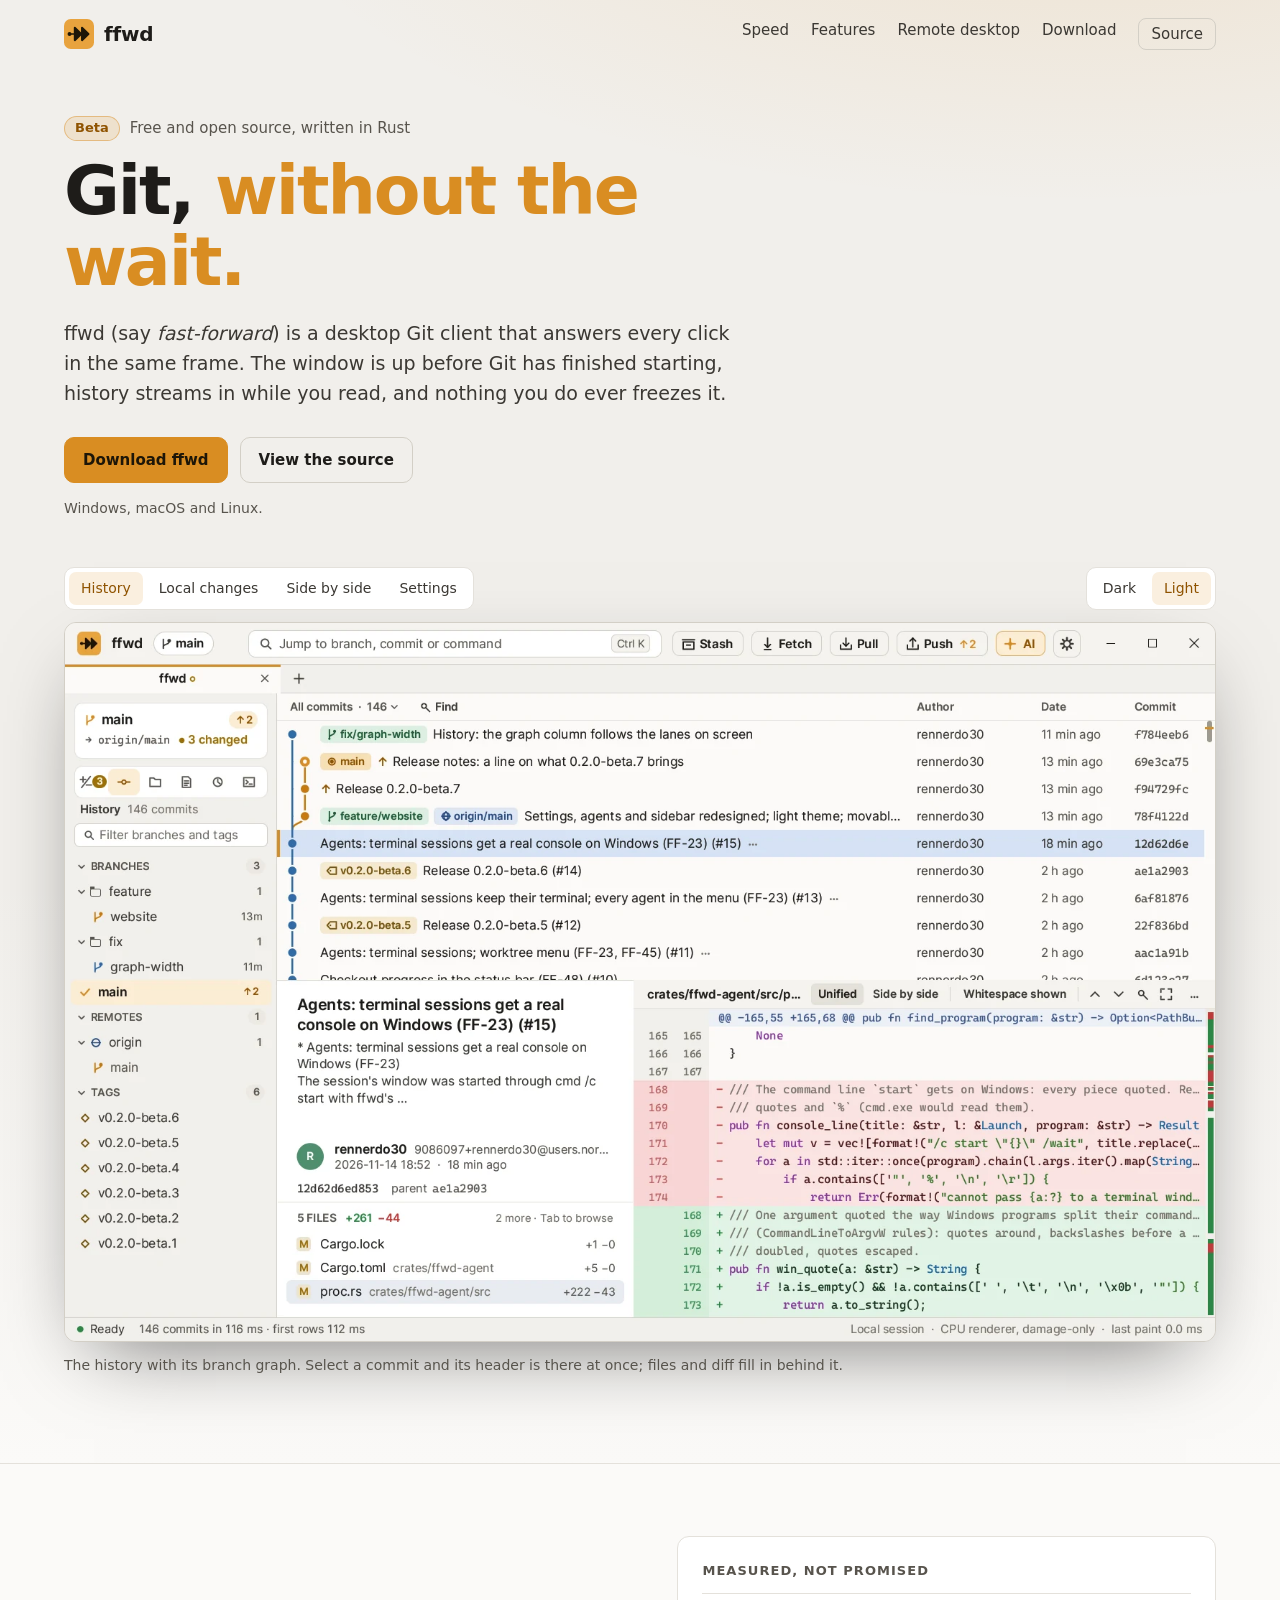
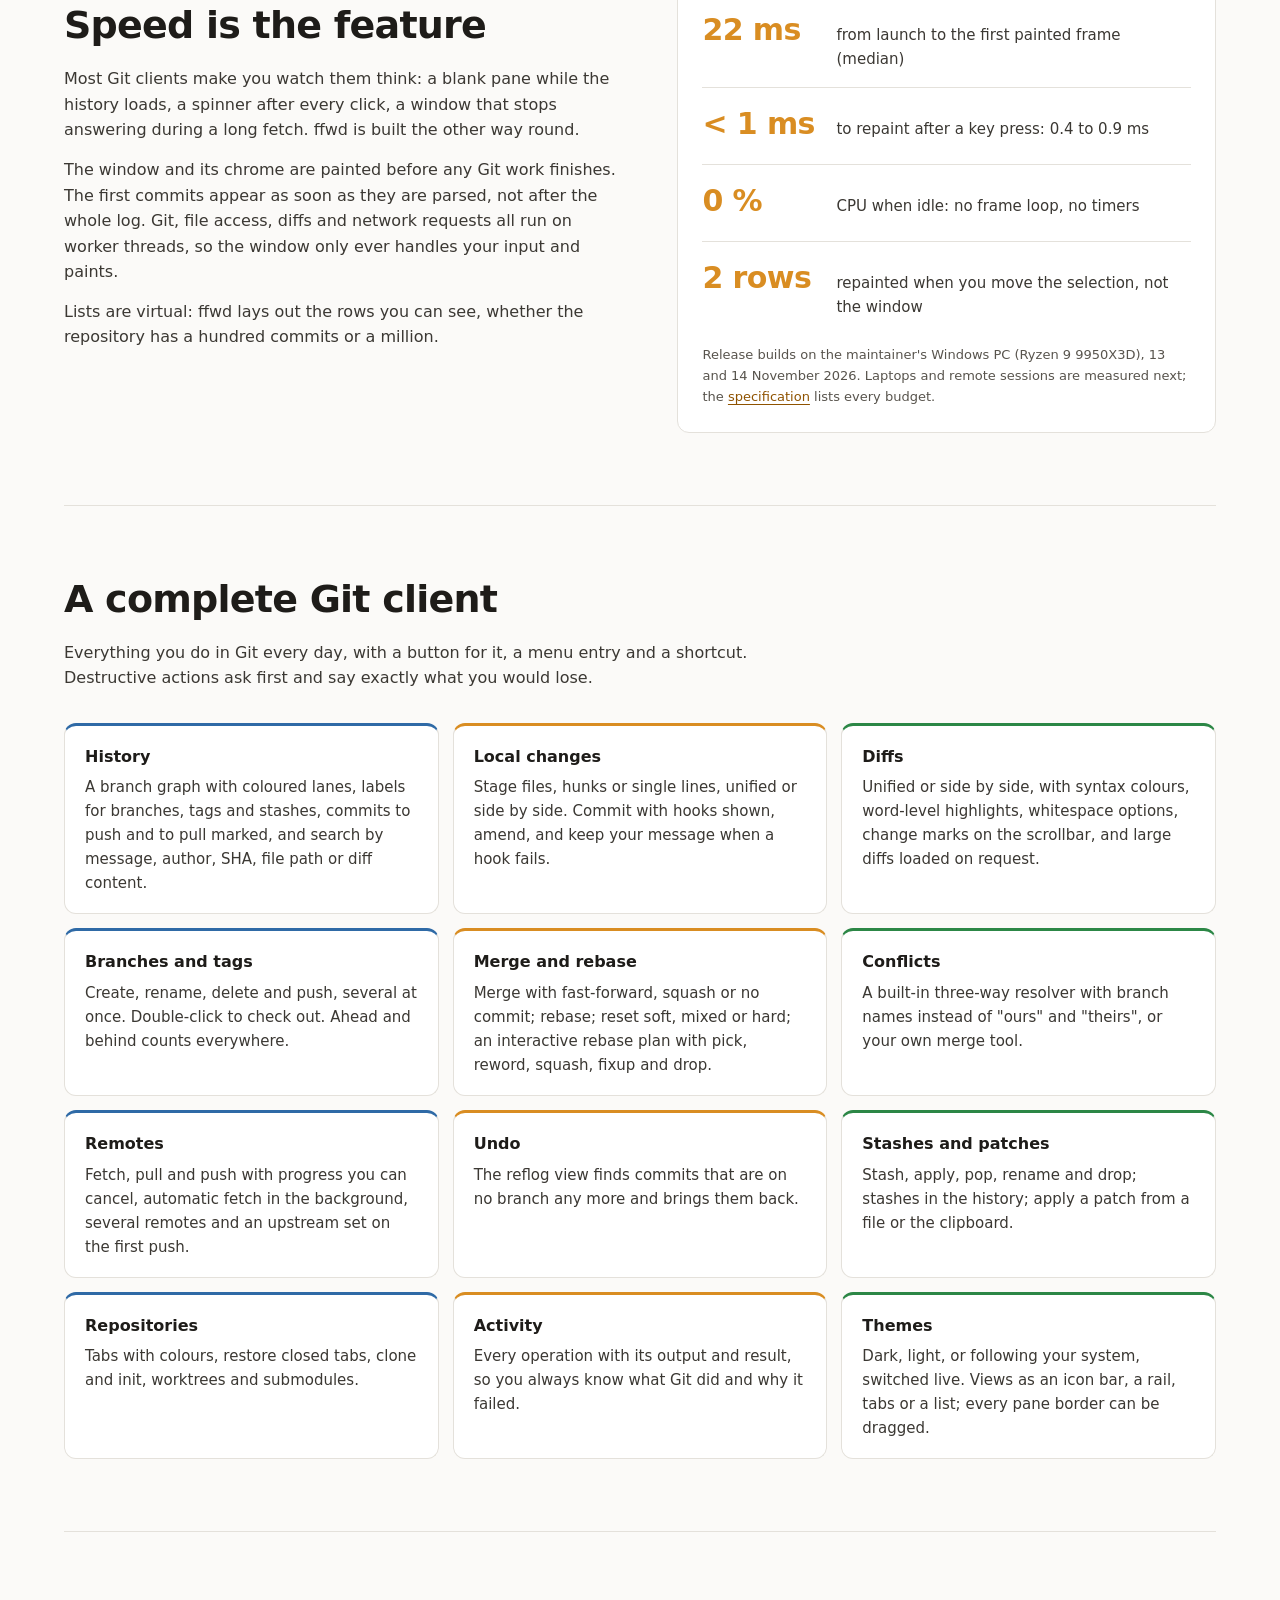
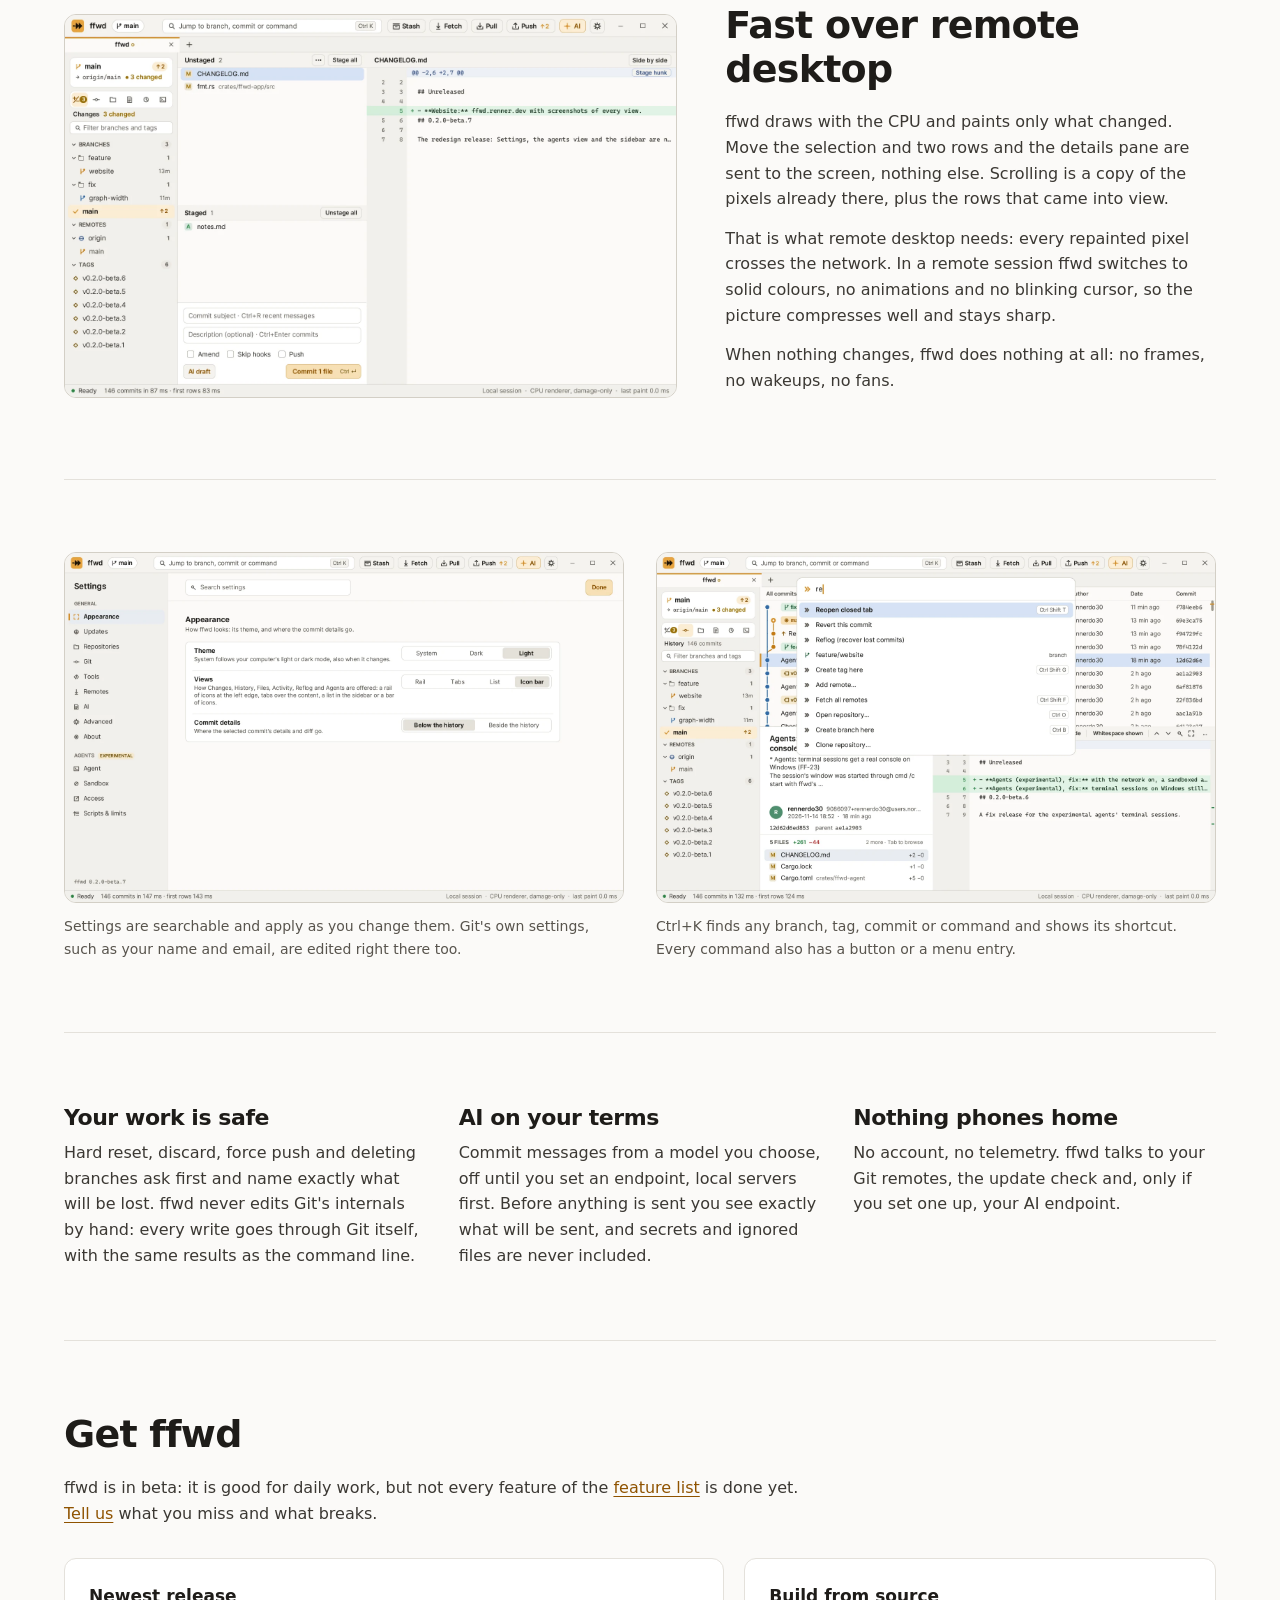
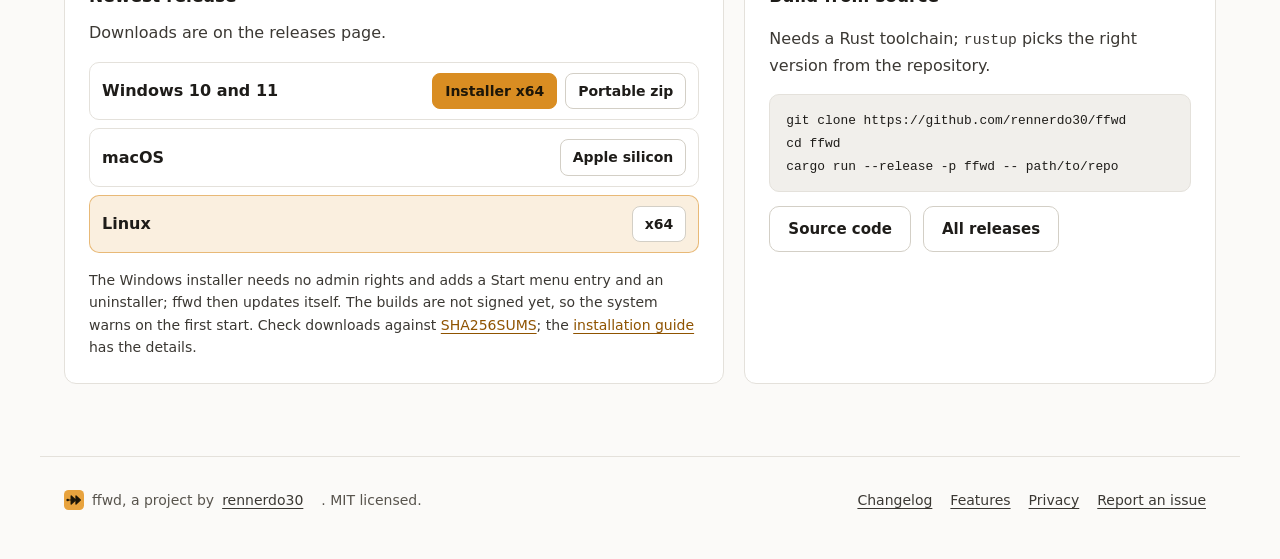
<file: website/index.html>
<!doctype html>
<html lang="en">
<head>
  <meta charset="utf-8">
  <meta name="viewport" content="width=device-width, initial-scale=1">
  <title>ffwd: a Git client that never makes you wait</title>
  <meta name="description" content="ffwd (say fast-forward) is a free, open-source desktop Git client written in Rust. Every click answers in the same frame, history streams in while you read, and it stays fast over remote desktop. Windows, macOS and Linux.">
  <meta name="color-scheme" content="dark light">
  <meta name="theme-color" content="#141518" media="(prefers-color-scheme: dark)">
  <meta name="theme-color" content="#f1efeb" media="(prefers-color-scheme: light)">
  <meta http-equiv="Content-Security-Policy" content="default-src 'self'; img-src 'self'; style-src 'self'; script-src 'self'; connect-src https://api.github.com; base-uri 'none'; form-action 'none'">
  <link rel="canonical" href="https://ffwd.renner.dev/">
  <link rel="icon" href="/favicon.ico" sizes="any">
  <link rel="icon" href="assets/ffwd-icon.svg" type="image/svg+xml">
  <link rel="manifest" href="site.webmanifest">
  <meta property="og:title" content="ffwd">
  <meta property="og:description" content="A desktop Git client that never makes you wait. Free and open source, written in Rust.">
  <meta property="og:type" content="website">
  <meta property="og:url" content="https://ffwd.renner.dev/">
  <meta property="og:image" content="https://ffwd.renner.dev/assets/og.png">
  <meta name="twitter:card" content="summary_large_image">
  <link rel="stylesheet" href="style.css">
  <script src="site.js" defer></script>
  <script src="releases.js" defer></script>
</head>
<body>
  <a class="skip" href="#main">Skip to content</a>

  <div class="stage">
    <header class="top">
      <a class="brand" href="#top" aria-label="ffwd home">
        <img src="assets/ffwd-icon.svg" width="30" height="30" alt="">
        <span>ffwd</span>
      </a>
      <nav aria-label="Sections">
        <a href="#speed">Speed</a>
        <a href="#features">Features</a>
        <a href="#remote">Remote desktop</a>
        <a href="#download">Download</a>
        <a class="nav-src" href="https://github.com/rennerdo30/ffwd">Source</a>
      </nav>
    </header>

    <section class="hero" id="top" aria-labelledby="hero-title">
      <div class="hero-copy">
        <p class="kicker"><span class="pill">Beta</span> Free and open source, written in Rust</p>
        <h1 id="hero-title">Git, <em>without the wait.</em></h1>
        <p class="lede">ffwd (say <i>fast-forward</i>) is a desktop Git client that answers every click in the same frame. The window is up before Git has finished starting, history streams in while you read, and nothing you do ever freezes it.</p>
        <div class="cta">
          <a class="btn btn-primary" href="#download" data-release="latest" data-field="hero-label">Download ffwd</a>
          <a class="btn btn-ghost" href="https://github.com/rennerdo30/ffwd">View the source</a>
        </div>
        <p class="platforms">Windows, macOS and Linux.</p>
      </div>

      <figure class="viewer" aria-labelledby="viewer-caption">
        <div class="viewer-bar">
          <div class="views" role="group" aria-label="Show ffwd's">
            <button type="button" data-view="history" aria-pressed="true">History</button>
            <button type="button" data-view="changes" aria-pressed="false">Local changes</button>
            <button type="button" data-view="diff" aria-pressed="false">Side by side</button>
            <button type="button" data-view="settings" aria-pressed="false">Settings</button>
          </div>
          <div class="themes" role="group" aria-label="ffwd theme">
            <button type="button" data-theme="dark" aria-pressed="false">Dark</button>
            <button type="button" data-theme="light" aria-pressed="false">Light</button>
          </div>
        </div>
        <div class="window">
          <picture>
            <source media="(prefers-color-scheme: light)" srcset="assets/shots/history-light.webp">
            <img data-shot src="assets/shots/history-dark.webp" width="1600" height="1000" alt="ffwd showing a repository's history: the branch graph with coloured lanes, branch and tag labels, the selected commit's details and its diff.">
          </picture>
        </div>
        <figcaption id="viewer-caption">The history with its branch graph. Select a commit and its header is there at once; files and diff fill in behind it.</figcaption>
      </figure>
    </section>
  </div>

  <main id="main">
    <section class="band" id="speed" aria-labelledby="speed-title">
      <div class="split">
        <div class="prose">
          <h2 id="speed-title">Speed is the feature</h2>
          <p>Most Git clients make you watch them think: a blank pane while the history loads, a spinner after every click, a window that stops answering during a long fetch. ffwd is built the other way round.</p>
          <p>The window and its chrome are painted before any Git work finishes. The first commits appear as soon as they are parsed, not after the whole log. Git, file access, diffs and network requests all run on worker threads, so the window only ever handles your input and paints.</p>
          <p>Lists are virtual: ffwd lays out the rows you can see, whether the repository has a hundred commits or a million.</p>
        </div>
        <div class="stats" role="group" aria-labelledby="stats-title">
          <p class="stats-title" id="stats-title">Measured, not promised</p>
          <div class="stat"><b>22 ms</b><span>from launch to the first painted frame (median)</span></div>
          <div class="stat"><b>&lt; 1 ms</b><span>to repaint after a key press: 0.4 to 0.9 ms</span></div>
          <div class="stat"><b>0 %</b><span>CPU when idle: no frame loop, no timers</span></div>
          <div class="stat"><b>2 rows</b><span>repainted when you move the selection, not the window</span></div>
          <p class="stats-foot">Release builds on the maintainer's Windows PC (Ryzen 9 9950X3D), 13 and 14 November 2026. Laptops and remote sessions are measured next; the <a href="https://github.com/rennerdo30/ffwd/blob/main/docs/SPEC.md">specification</a> lists every budget.</p>
        </div>
      </div>
    </section>

    <section class="band" id="features" aria-labelledby="features-title">
      <h2 id="features-title">A complete Git client</h2>
      <p class="intro">Everything you do in Git every day, with a button for it, a menu entry and a shortcut. Destructive actions ask first and say exactly what you would lose.</p>
      <dl class="spec">
        <div><dt>History</dt><dd>A branch graph with coloured lanes, labels for branches, tags and stashes, commits to push and to pull marked, and search by message, author, SHA, file path or diff content.</dd></div>
        <div><dt>Local changes</dt><dd>Stage files, hunks or single lines, unified or side by side. Commit with hooks shown, amend, and keep your message when a hook fails.</dd></div>
        <div><dt>Diffs</dt><dd>Unified or side by side, with syntax colours, word-level highlights, whitespace options, change marks on the scrollbar, and large diffs loaded on request.</dd></div>
        <div><dt>Branches and tags</dt><dd>Create, rename, delete and push, several at once. Double-click to check out. Ahead and behind counts everywhere.</dd></div>
        <div><dt>Merge and rebase</dt><dd>Merge with fast-forward, squash or no commit; rebase; reset soft, mixed or hard; an interactive rebase plan with pick, reword, squash, fixup and drop.</dd></div>
        <div><dt>Conflicts</dt><dd>A built-in three-way resolver with branch names instead of "ours" and "theirs", or your own merge tool.</dd></div>
        <div><dt>Remotes</dt><dd>Fetch, pull and push with progress you can cancel, automatic fetch in the background, several remotes and an upstream set on the first push.</dd></div>
        <div><dt>Undo</dt><dd>The reflog view finds commits that are on no branch any more and brings them back.</dd></div>
        <div><dt>Stashes and patches</dt><dd>Stash, apply, pop, rename and drop; stashes in the history; apply a patch from a file or the clipboard.</dd></div>
        <div><dt>Repositories</dt><dd>Tabs with colours, restore closed tabs, clone and init, worktrees and submodules.</dd></div>
        <div><dt>Activity</dt><dd>Every operation with its output and result, so you always know what Git did and why it failed.</dd></div>
        <div><dt>Themes</dt><dd>Dark, light, or following your system, switched live. Views as an icon bar, a rail, tabs or a list; every pane border can be dragged.</dd></div>
      </dl>
    </section>

    <section class="band" id="remote" aria-labelledby="remote-title">
      <div class="split split-rev">
        <figure class="shot">
          <picture>
            <source media="(prefers-color-scheme: light)" srcset="assets/shots/changes-light.webp">
            <img src="assets/shots/changes-dark.webp" width="1600" height="1000" loading="lazy" alt="Local changes: unstaged and staged files on the left, the selected file's diff on the right, and the commit message box.">
          </picture>
        </figure>
        <div class="prose">
          <h2 id="remote-title">Fast over remote desktop</h2>
          <p>ffwd draws with the CPU and paints only what changed. Move the selection and two rows and the details pane are sent to the screen, nothing else. Scrolling is a copy of the pixels already there, plus the rows that came into view.</p>
          <p>That is what remote desktop needs: every repainted pixel crosses the network. In a remote session ffwd switches to solid colours, no animations and no blinking cursor, so the picture compresses well and stays sharp.</p>
          <p>When nothing changes, ffwd does nothing at all: no frames, no wakeups, no fans.</p>
        </div>
      </div>
    </section>

    <section class="band" id="tour" aria-label="Settings and the command palette">
      <div class="pair">
        <figure class="shot">
          <picture>
            <source media="(prefers-color-scheme: light)" srcset="assets/shots/settings-light.webp">
            <img src="assets/shots/settings-dark.webp" width="1600" height="1000" loading="lazy" alt="The Settings page: sections on the left, the Appearance section with theme, views and layout choices.">
          </picture>
          <figcaption>Settings are searchable and apply as you change them. Git's own settings, such as your name and email, are edited right there too.</figcaption>
        </figure>
        <figure class="shot">
          <picture>
            <source media="(prefers-color-scheme: light)" srcset="assets/shots/palette-light.webp">
            <img src="assets/shots/palette-dark.webp" width="1600" height="1000" loading="lazy" alt="The command palette over the history, listing commands such as Reopen closed tab, Revert this commit and Reflog with their shortcuts.">
          </picture>
          <figcaption>Ctrl+K finds any branch, tag, commit or command and shows its shortcut. Every command also has a button or a menu entry.</figcaption>
        </figure>
      </div>
    </section>

    <section class="band trio" aria-label="Safety, AI and privacy">
      <article>
        <h2>Your work is safe</h2>
        <p>Hard reset, discard, force push and deleting branches ask first and name exactly what will be lost. ffwd never edits Git's internals by hand: every write goes through Git itself, with the same results as the command line.</p>
      </article>
      <article>
        <h2>AI on your terms</h2>
        <p>Commit messages from a model you choose, off until you set an endpoint, local servers first. Before anything is sent you see exactly what will be sent, and secrets and ignored files are never included.</p>
      </article>
      <article>
        <h2>Nothing phones home</h2>
        <p>No account, no telemetry. ffwd talks to your Git remotes, the update check and, only if you set one up, your AI endpoint.</p>
      </article>
    </section>

    <section class="band download" id="download" aria-labelledby="download-title">
      <h2 id="download-title">Get ffwd</h2>
      <p class="intro">ffwd is in beta: it is good for daily work, but not every feature of the <a href="https://github.com/rennerdo30/ffwd/blob/main/docs/FEATURES.md">feature list</a> is done yet. <a href="https://github.com/rennerdo30/ffwd/issues">Tell us</a> what you miss and what breaks.</p>
      <div class="dl-grid">
        <div class="dl">
          <h3>Newest release</h3>
          <p class="dl-version" data-release="latest" data-field="found" hidden>ffwd <strong data-release="latest" data-field="version"></strong><span data-release="latest" data-field="kind"></span>, released <span data-release="latest" data-field="date"></span>.</p>
          <p class="dl-version" data-release="latest" data-field="missing">Downloads are on the releases page.</p>
          <ul class="assets">
            <li data-os="windows">
              <span class="asset-os">Windows 10 and 11</span>
              <span class="asset-links">
                <a class="btn btn-primary btn-small" data-asset="setup.exe" href="https://github.com/rennerdo30/ffwd/releases">Installer x64</a>
                <a class="btn btn-small" data-asset="windows-x64.zip" href="https://github.com/rennerdo30/ffwd/releases">Portable zip</a>
              </span>
            </li>
            <li data-os="mac">
              <span class="asset-os">macOS</span>
              <span class="asset-links">
                <a class="btn btn-small" data-asset="macos-aarch64.tar.gz" href="https://github.com/rennerdo30/ffwd/releases">Apple silicon</a>
              </span>
            </li>
            <li data-os="linux">
              <span class="asset-os">Linux</span>
              <span class="asset-links">
                <a class="btn btn-small" data-asset="linux-x86_64.tar.gz" href="https://github.com/rennerdo30/ffwd/releases">x64</a>
              </span>
            </li>
          </ul>
          <p class="dl-sub">The Windows installer needs no admin rights and adds a Start menu entry and an uninstaller; ffwd then updates itself. The builds are not signed yet, so the system warns on the first start. Check downloads against <a data-asset="SHA256SUMS.txt" href="https://github.com/rennerdo30/ffwd/releases">SHA256SUMS</a>; the <a href="https://github.com/rennerdo30/ffwd/blob/main/docs/INSTALL.md">installation guide</a> has the details.</p>
        </div>
        <div class="dl">
          <h3>Build from source</h3>
          <p>Needs a Rust toolchain; <code>rustup</code> picks the right version from the repository.</p>
<pre><code>git clone https://github.com/rennerdo30/ffwd
cd ffwd
cargo run --release -p ffwd -- path/to/repo</code></pre>
          <p class="cta"><a class="btn" href="https://github.com/rennerdo30/ffwd">Source code</a> <a class="btn" href="https://github.com/rennerdo30/ffwd/releases">All releases</a></p>
        </div>
      </div>
    </section>
  </main>

  <footer class="foot">
    <p><img src="assets/ffwd-icon.svg" width="20" height="20" alt=""> ffwd, a project by <a href="https://github.com/rennerdo30">rennerdo30</a>. MIT licensed.</p>
    <p><a href="https://github.com/rennerdo30/ffwd/blob/main/CHANGELOG.md">Changelog</a> <a href="https://github.com/rennerdo30/ffwd/blob/main/docs/FEATURES.md">Features</a> <a href="privacy.html">Privacy</a> <a href="https://github.com/rennerdo30/ffwd/issues">Report an issue</a></p>
  </footer>
</body>
</html>
</file>
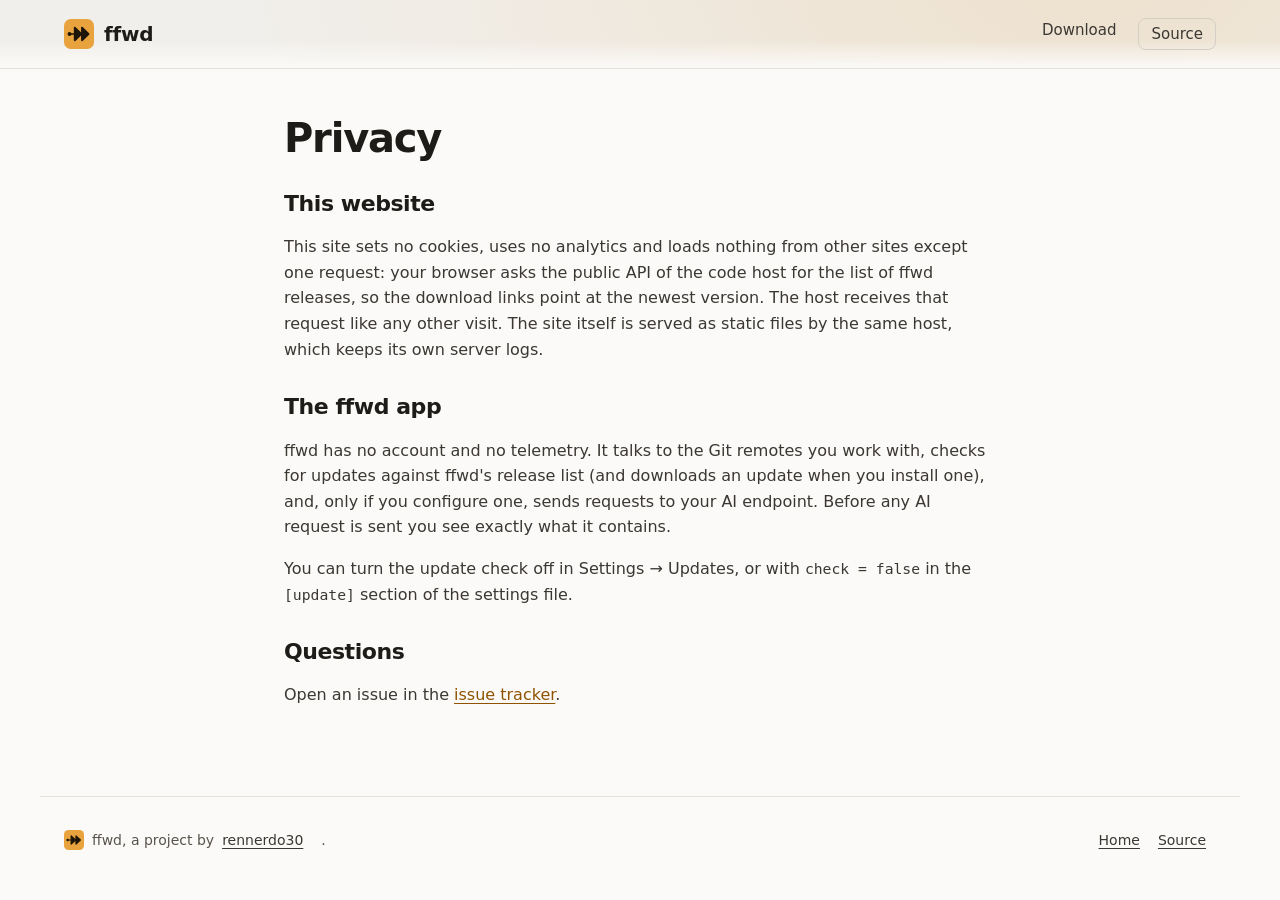
<file: website/privacy.html>
<!doctype html>
<html lang="en">
<head>
  <meta charset="utf-8">
  <meta name="viewport" content="width=device-width, initial-scale=1">
  <title>Privacy · ffwd</title>
  <meta name="color-scheme" content="dark light">
  <meta http-equiv="Content-Security-Policy" content="default-src 'self'; img-src 'self'; style-src 'self'; base-uri 'none'; form-action 'none'">
  <link rel="canonical" href="https://ffwd.renner.dev/privacy.html">
  <link rel="icon" href="/favicon.ico" sizes="any">
  <link rel="icon" href="assets/ffwd-icon.svg" type="image/svg+xml">
  <link rel="stylesheet" href="style.css">
</head>
<body>
  <div class="stage">
    <header class="top">
      <a class="brand" href="./" aria-label="ffwd home">
        <img src="assets/ffwd-icon.svg" width="30" height="30" alt="">
        <span>ffwd</span>
      </a>
      <nav aria-label="Site">
        <a href="./#download">Download</a>
        <a class="nav-src" href="https://github.com/rennerdo30/ffwd">Source</a>
      </nav>
    </header>
  </div>

  <main class="doc">
    <h1>Privacy</h1>

    <h2>This website</h2>
    <p>This site sets no cookies, uses no analytics and loads nothing from other sites except one request: your browser asks the public API of the code host for the list of ffwd releases, so the download links point at the newest version. The host receives that request like any other visit. The site itself is served as static files by the same host, which keeps its own server logs.</p>

    <h2>The ffwd app</h2>
    <p>ffwd has no account and no telemetry. It talks to the Git remotes you work with, checks for updates against ffwd's release list (and downloads an update when you install one), and, only if you configure one, sends requests to your AI endpoint. Before any AI request is sent you see exactly what it contains.</p>
    <p>You can turn the update check off in Settings → Updates, or with <code>check = false</code> in the <code>[update]</code> section of the settings file.</p>

    <h2>Questions</h2>
    <p>Open an issue in the <a href="https://github.com/rennerdo30/ffwd/issues">issue tracker</a>.</p>
  </main>

  <footer class="foot">
    <p><img src="assets/ffwd-icon.svg" width="20" height="20" alt=""> ffwd, a project by <a href="https://github.com/rennerdo30">rennerdo30</a>.</p>
    <p><a href="./">Home</a> <a href="https://github.com/rennerdo30/ffwd">Source</a></p>
  </footer>
</body>
</html>
</file>
<file: website/style.css>
/* ffwd homepage: graphite and amber, like the app. No external fonts. */

:root {
  --bg: #141518;
  --bg-2: #1c1d21;
  --panel: #222327;
  --border: #3a3c43;
  --border-soft: #2c2e33;
  --text: #eceae6;
  --text-2: #c0beb8;
  --text-3: #a8a6a0;
  --accent: #e8a33e;
  --accent-fg: #f0c07a;
  --accent-ink: #1d1608;
  --accent-soft: rgba(232, 163, 62, 0.14);
  --add: #7bc68f;
  --del: #e48080;
  --lane-1: #6fa8dc;
  --lane-2: #83c092;
  --lane-3: #c39bd3;
  --radius: 12px;
  --mono: ui-monospace, "Cascadia Mono", "SF Mono", Menlo, Consolas, monospace;
  --sans: system-ui, -apple-system, "Segoe UI", Roboto, "Helvetica Neue", Arial, sans-serif;
  color-scheme: dark;
}

@media (prefers-color-scheme: light) {
  :root {
    --bg: #f1efeb;
    --bg-2: #fbfaf8;
    --panel: #ffffff;
    --border: #d3cfc6;
    --border-soft: #e4e1db;
    --text: #1e1c19;
    --text-2: #3b3833;
    --text-3: #58544d;
    --accent: #d98d22;
    --accent-fg: #8f5300;
    --accent-ink: #1d1608;
    --accent-soft: rgba(217, 141, 34, 0.14);
    --add: #2c8746;
    --del: #bd3a3a;
    --lane-1: #2f6aa6;
    --lane-2: #2c8746;
    --lane-3: #86459f;
    color-scheme: light;
  }
}

* { box-sizing: border-box; }

html { scroll-behavior: smooth; }
@media (prefers-reduced-motion: reduce) { html { scroll-behavior: auto; } }

body {
  margin: 0;
  background: var(--bg-2);
  color: var(--text);
  font: 16px/1.6 var(--sans);
  -webkit-font-smoothing: antialiased;
}

a { color: var(--accent-fg); text-underline-offset: 3px; }
a:hover { color: var(--accent); }
code { font-family: var(--mono); font-size: 0.92em; }
img { max-width: 100%; height: auto; display: block; }

.skip {
  position: absolute; left: -999px; top: 8px;
  background: var(--accent); color: var(--accent-ink); padding: 8px 14px; border-radius: 8px; z-index: 10;
}
.skip:focus { left: 16px; }

:focus-visible { outline: 2px solid var(--accent); outline-offset: 3px; border-radius: 6px; }

/* The hero stage: the sidebar's graphite, with a faint commit graph. */
.stage {
  background:
    linear-gradient(180deg, transparent 60%, var(--bg-2)),
    radial-gradient(1200px 500px at 85% -10%, var(--accent-soft), transparent 70%),
    var(--bg);
  border-bottom: 1px solid var(--border-soft);
}

.top {
  max-width: 1200px; margin: 0 auto; padding: 18px 24px;
  display: flex; align-items: center; justify-content: space-between; gap: 16px;
}
.brand { display: flex; align-items: center; gap: 10px; color: var(--text); text-decoration: none; font-weight: 700; font-size: 20px; letter-spacing: -0.01em; }
.top nav { display: flex; gap: 22px; flex-wrap: wrap; }
.top nav a { color: var(--text-2); text-decoration: none; font-size: 15px; }
.top nav a:hover { color: var(--text); }
.nav-src { border: 1px solid var(--border); border-radius: 8px; padding: 3px 12px; }

.hero {
  max-width: 1200px; margin: 0 auto; padding: 48px 24px 72px;
  display: grid; gap: 48px;
}
.hero-copy { max-width: 760px; }
.kicker { color: var(--text-3); font-size: 15px; margin: 0 0 14px; display: flex; align-items: center; gap: 10px; }
.pill {
  background: var(--accent-soft); color: var(--accent-fg); border: 1px solid color-mix(in srgb, var(--accent) 45%, transparent);
  border-radius: 999px; padding: 1px 10px; font-size: 13px; font-weight: 600;
}
h1 { font-size: clamp(40px, 6vw, 68px); line-height: 1.05; letter-spacing: -0.03em; margin: 0 0 20px; }
h1 em { font-style: normal; color: var(--accent); }
.lede { font-size: 19px; color: var(--text-2); margin: 0 0 28px; max-width: 680px; }
.cta { display: flex; gap: 12px; flex-wrap: wrap; margin: 0; }
.platforms { color: var(--text-3); font-size: 14px; margin: 14px 0 0; }

.btn {
  display: inline-flex; align-items: center; gap: 8px;
  padding: 10px 18px; border-radius: 10px; border: 1px solid var(--border);
  background: var(--panel); color: var(--text); text-decoration: none; font-weight: 600; font-size: 15px;
}
.btn:hover { border-color: var(--text-3); color: var(--text); }
.btn-primary { background: var(--accent); border-color: var(--accent); color: var(--accent-ink); }
.btn-primary:hover { background: var(--accent-fg); border-color: var(--accent-fg); color: var(--accent-ink); }
.btn-ghost { background: transparent; }
.btn-small { padding: 6px 12px; font-size: 14px; border-radius: 8px; }

/* The screenshot viewer. */
.viewer { margin: 0; }
.viewer-bar { display: flex; justify-content: space-between; gap: 12px; flex-wrap: wrap; margin-bottom: 12px; }
.views, .themes { display: flex; gap: 4px; padding: 4px; background: var(--panel); border: 1px solid var(--border-soft); border-radius: 10px; flex-wrap: wrap; }
.views button, .themes button {
  font: inherit; font-size: 14px; color: var(--text-2); background: transparent; border: 0; border-radius: 7px; padding: 5px 12px; cursor: pointer;
}
.views button:hover, .themes button:hover { color: var(--text); background: var(--border-soft); }
.views button[aria-pressed="true"], .themes button[aria-pressed="true"] { background: var(--accent-soft); color: var(--accent-fg); }
.window {
  border: 1px solid var(--border); border-radius: var(--radius); overflow: hidden;
  box-shadow: 0 30px 80px -30px rgba(0, 0, 0, 0.55);
  background: var(--bg);
}
.viewer figcaption { color: var(--text-3); font-size: 14px; margin-top: 12px; min-height: 2.6em; }

main { max-width: 1200px; margin: 0 auto; padding: 0 24px; }
.band { padding: 72px 0; border-bottom: 1px solid var(--border-soft); }
.band:last-child { border-bottom: 0; }
h2 { font-size: clamp(28px, 3.4vw, 38px); line-height: 1.15; letter-spacing: -0.02em; margin: 0 0 18px; }
h3 { font-size: 17px; margin: 0 0 10px; }
.prose p { color: var(--text-2); margin: 0 0 14px; }
.intro { color: var(--text-2); max-width: 760px; margin: 0 0 32px; }

.split { display: grid; gap: 48px; align-items: center; }
@media (min-width: 900px) {
  .split { grid-template-columns: 1.05fr 1fr; }
  .split-rev { grid-template-columns: 1.25fr 1fr; }
}

/* Measured numbers. */
.stats { background: var(--panel); border: 1px solid var(--border-soft); border-radius: var(--radius); padding: 24px; display: grid; gap: 4px; }
.stats-title { margin: 0 0 8px; color: var(--text-3); font-size: 13px; text-transform: uppercase; letter-spacing: 0.08em; font-weight: 600; }
.stat { display: grid; grid-template-columns: 7.5em 1fr; align-items: baseline; gap: 14px; padding: 12px 0; border-top: 1px solid var(--border-soft); }
.stat b { font-size: 30px; letter-spacing: -0.02em; color: var(--accent); font-variant-numeric: tabular-nums; }
.stat span { color: var(--text-2); font-size: 15px; }
.stats-foot { margin: 10px 0 0; color: var(--text-3); font-size: 13px; }

/* Feature list. */
.spec { display: grid; gap: 14px; margin: 0; }
@media (min-width: 700px) { .spec { grid-template-columns: repeat(2, 1fr); } }
@media (min-width: 1040px) { .spec { grid-template-columns: repeat(3, 1fr); } }
.spec > div { background: var(--panel); border: 1px solid var(--border-soft); border-radius: var(--radius); padding: 18px 20px; }
.spec > div:nth-child(3n + 1) { border-top: 3px solid var(--lane-1); }
.spec > div:nth-child(3n + 2) { border-top: 3px solid var(--accent); }
.spec > div:nth-child(3n + 3) { border-top: 3px solid var(--lane-2); }
.spec dt { font-weight: 700; margin-bottom: 6px; }
.spec dd { margin: 0; color: var(--text-2); font-size: 15px; }

.shot { margin: 0; }
.shot img { border: 1px solid var(--border); border-radius: var(--radius); }
.shot figcaption { color: var(--text-3); font-size: 14px; margin-top: 12px; }
.pair { display: grid; gap: 32px; }
@media (min-width: 900px) { .pair { grid-template-columns: 1fr 1fr; } }

.trio { display: grid; gap: 32px; }
@media (min-width: 900px) { .trio { grid-template-columns: repeat(3, 1fr); } }
.trio h2 { font-size: 22px; margin-bottom: 10px; }
.trio p { color: var(--text-2); margin: 0; }

/* Downloads. */
.dl-grid { display: grid; gap: 20px; }
@media (min-width: 900px) { .dl-grid { grid-template-columns: 1.4fr 1fr; } }
.dl { background: var(--panel); border: 1px solid var(--border-soft); border-radius: var(--radius); padding: 24px; }
.dl-version { color: var(--text-2); margin: 0 0 16px; }
.assets { list-style: none; padding: 0; margin: 0 0 16px; display: grid; gap: 8px; }
.assets li { display: flex; justify-content: space-between; align-items: center; gap: 12px; flex-wrap: wrap; padding: 10px 12px; border: 1px solid var(--border-soft); border-radius: 10px; }
.assets li[data-mine] { border-color: color-mix(in srgb, var(--accent) 55%, transparent); background: var(--accent-soft); }
.asset-os { font-weight: 600; }
.asset-links { display: flex; gap: 8px; flex-wrap: wrap; }
.dl-sub { color: var(--text-3); font-size: 14px; margin: 0; }
.dl p { color: var(--text-2); }
pre {
  background: var(--bg); border: 1px solid var(--border-soft); border-radius: 10px;
  padding: 14px 16px; overflow-x: auto; font-size: 14px; line-height: 1.6;
}

.foot {
  max-width: 1200px; margin: 0 auto; padding: 32px 24px 48px; color: var(--text-3); font-size: 14px;
  display: flex; justify-content: space-between; gap: 16px; flex-wrap: wrap; border-top: 1px solid var(--border-soft);
}
.foot p { margin: 0; display: flex; align-items: center; gap: 8px; flex-wrap: wrap; }
.foot p a { color: var(--text-2); margin-right: 10px; }

/* The privacy page. */
.doc { max-width: 760px; padding: 48px 24px 72px; }
.doc h1 { font-size: 40px; }
.doc h2 { font-size: 22px; margin-top: 32px; }
.doc p { color: var(--text-2); }

@media (max-width: 640px) {
  .top nav { gap: 14px; }
  .top nav a:not(.nav-src) { display: none; }
  .hero { padding-top: 24px; }
  .stat { grid-template-columns: 1fr; gap: 2px; }
}
</file>
